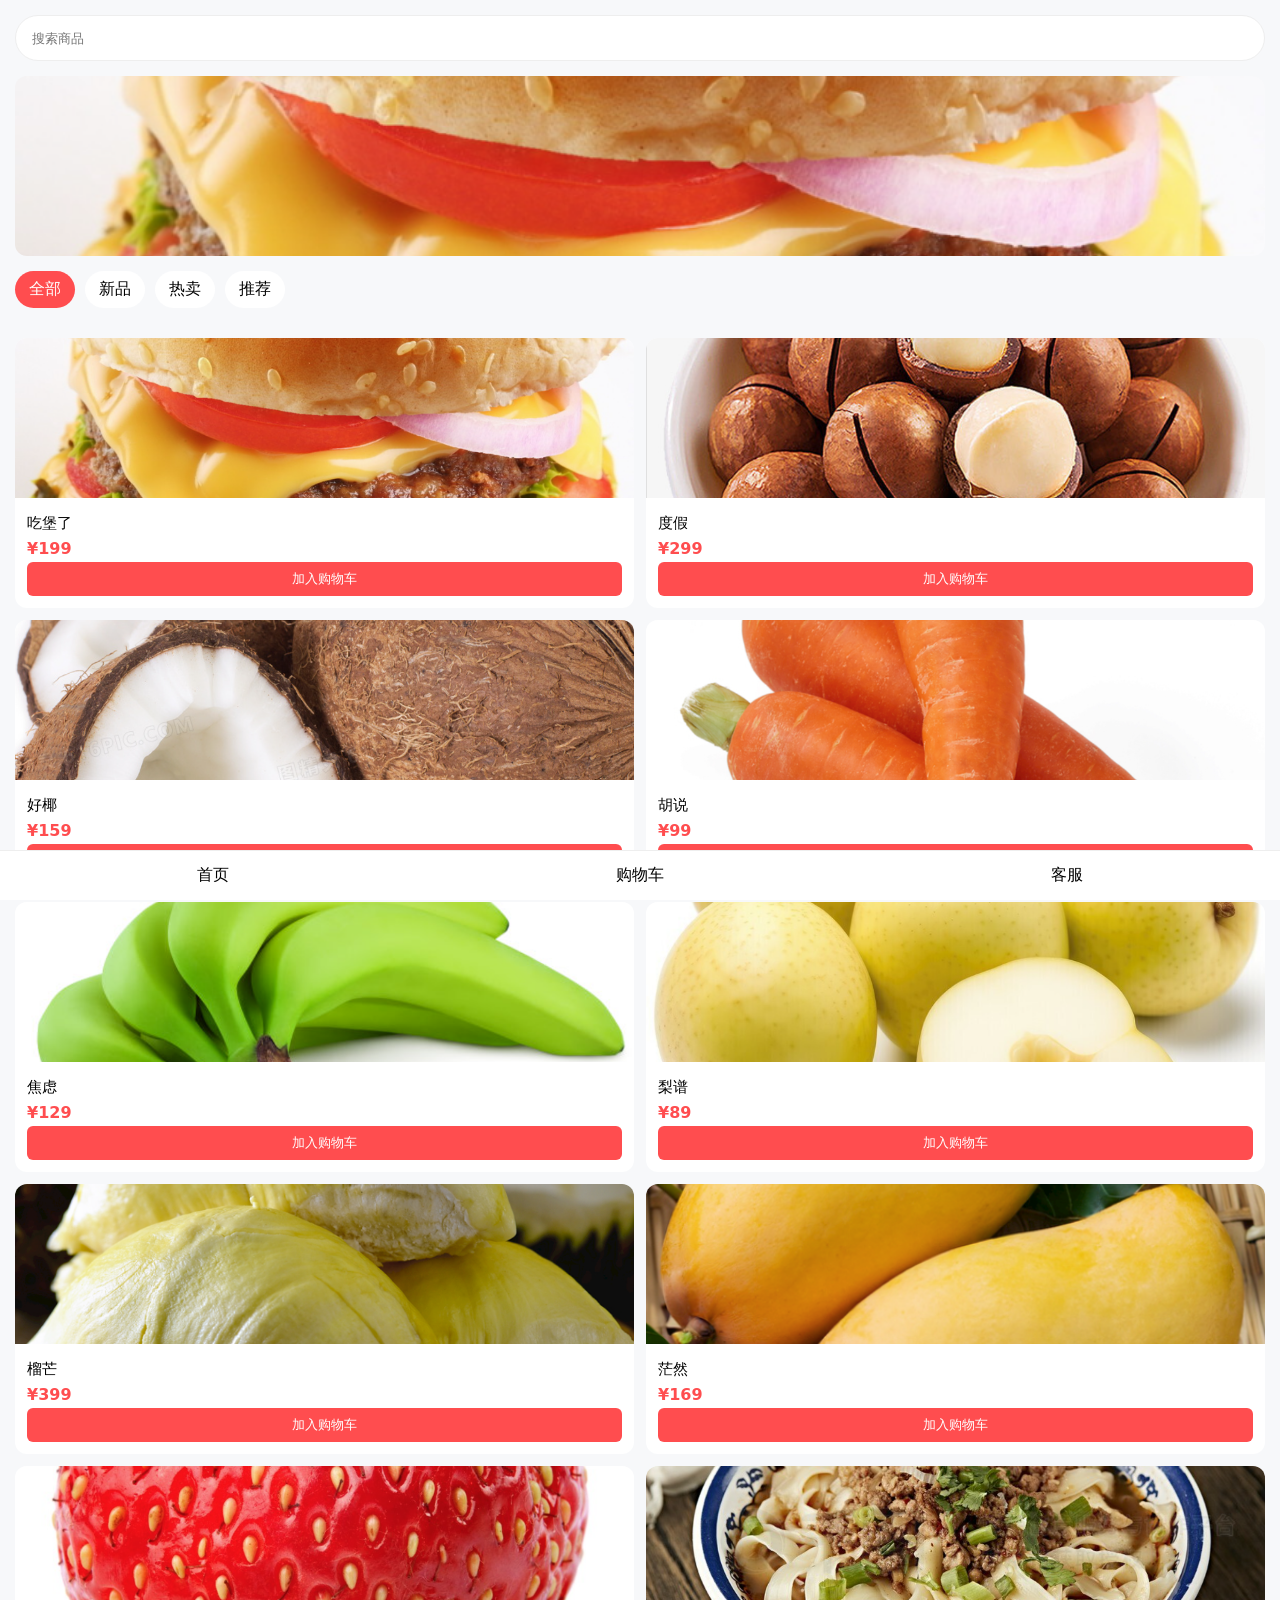
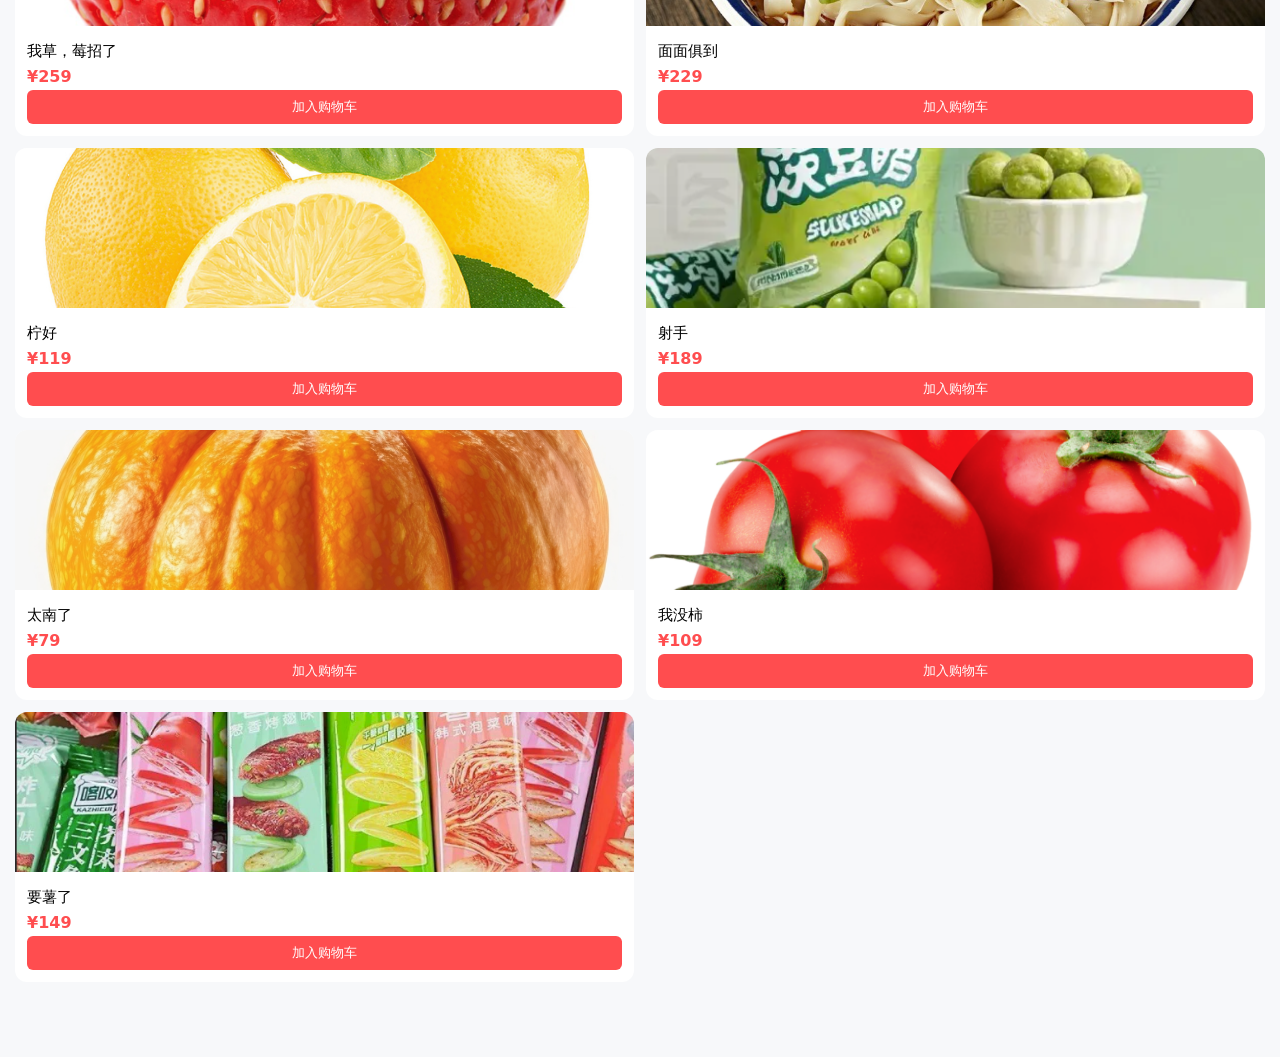
<file: index.html>
<!DOCTYPE html>
<html lang="zh-CN">
<head>
<meta charset="UTF-8">
<meta name="viewport" content="width=device-width, initial-scale=1.0">
<title>商城</title>
<style>
*{margin:0;padding:0;box-sizing:border-box;font-family:system-ui;}
body{background:#f7f8fa;padding-bottom:60px;}
.search{padding:15px;}
.search input{width:100%;height:46px;border-radius:23px;border:1px solid #eee;padding:0 16px;outline:none;}
.banner{height:180px;background:#ff4d4f;margin:0 15px;border-radius:12px;overflow:hidden;}
.banner img{width:100%;height:100%;object-fit:cover;}
.cate{display:flex;gap:10px;padding:15px;overflow-x:auto;}
.cate span{padding:8px 14px;background:#fff;border-radius:20px;white-space:nowrap;cursor:pointer;}
.cate span.active{background:#ff4d4f;color:#fff;}
.goods{display:grid;grid-template-columns:1fr 1fr;gap:12px;padding:15px;}
.item{background:#fff;border-radius:12px;overflow:hidden;}
.item img{width:100%;height:160px;object-fit:cover;}
.info{padding:12px;}
.name{font-size:15px;margin-bottom:6px;}
.price{color:#ff4d4f;font-size:16px;font-weight:bold;}
.btn{background:#ff4d4f;color:#fff;border:none;width:100%;padding:8px 0;border-radius:6px;margin-top:4px;}
.nav{position:fixed;bottom:0;left:0;right:0;background:#fff;display:flex;border-top:1px solid #eee;}
.nav span{flex:1;text-align:center;padding:14px 0;cursor:pointer;}
</style>
</head>

<body>
<div class="search">
<input id="searchInput" placeholder="搜索商品" oninput="searchGoods()">
</div>

<div class="banner">
<img src="images/吃堡了.png">
</div>

<div class="cate">
<span class="active" onclick="changeCate('all')">全部</span>
<span onclick="changeCate('新品')">新品</span>
<span onclick="changeCate('热卖')">热卖</span>
<span onclick="changeCate('推荐')">推荐</span>
</div>

<div class="goods" id="list"></div>

<div class="nav">
<span onclick="goHome()">首页</span>
<span onclick="goCart()">购物车</span>
<span onclick="goService()">客服</span>
</div>

<script src="script.js"></script>
<script>
let goods = [
  {id:1,name:"吃堡了",image:"images/吃堡了.png",price:199,desc:"吃了就饱了，治愈不开心！",type:"热卖"},
  {id:2,name:"度假",image:"images/度假.png",price:299,desc:"想去度假，不想上学",type:"新品"},
  {id:3,name:"好椰",image:"images/好椰.png",price:159,desc:"好耶！变成好椰！",type:"推荐"},
  {id:4,name:"胡说",image:"images/胡说.png",price:99,desc:"你在胡说什么？",type:"热卖"},
  {id:5,name:"焦虑",image:"images/焦虑.png",price:129,desc:"提前焦虑就是在吃屎",type:"新品"},
  {id:6,name:"梨谱",image:"images/梨谱.png",price:89,desc:"离离原上谱！",type:"推荐"},
  {id:7,name:"榴芒",image:"images/榴芒.png",price:399,desc:"你就是个流氓！",type:"热卖"},
  {id:8,name:"茫然",image:"images/茫然.png",price:169,desc:"我现在很茫然…",type:"新品"},
  {id:9,name:"我草，莓招了",image:"images/我草，莓招了.png",price:259,desc:"没招了！救救我",type:"推荐"},
  {id:10,name:"面面俱到",image:"images/面面俱到.png",price:229,desc:"面条都比你努力",type:"热卖"},
  {id:11,name:"柠好",image:"images/柠好.png",price:119,desc:"你好！柠好！",type:"新品"},
  {id:12,name:"射手",image:"images/射手.png",price:189,desc:"我是后羿",type:"推荐"},
  {id:13,name:"太南了",image:"images/太南了.png",price:79,desc:"太难了！我太南了",type:"热卖"},
  {id:14,name:"我没柿",image:"images/我没柿.png",price:109,desc:"没逝，真没柿！",type:"新品"},
  {id:15,name:"要薯了",image:"images/要薯了.png",price:149,desc:"薯薯我啊！",type:"推荐"}
];

let currentList = [...goods];

function render(){
  let list = document.getElementById('list');
  list.innerHTML = '';
  currentList.forEach(item=>{
    list.innerHTML += `
    <div class="item" onclick="goDetail(${item.id})">
      <img src="${item.image}">
      <div class="info">
        <div class="name">${item.name}</div>
        <div class="price">¥${item.price}</div>
        <button class="btn" onclick="addCart(${item.id},event)">加入购物车</button>
      </div>
    </div>`;
  });
}

function goDetail(id){
  let item = goods.find(i=>i.id==id);
  localStorage.setItem('detail',JSON.stringify(item));
  location.href='detail.html';
}

function addCart(id,e){
  e.stopPropagation();
  let item = goods.find(i=>i.id==id);
  let cart = JSON.parse(localStorage.getItem('cart')||'[]');
  cart.push(item);
  localStorage.setItem('cart',JSON.stringify(cart));
  alert('已加入购物车');
}

function searchGoods(){
  let key = document.getElementById('searchInput').value.toLowerCase();
  currentList = goods.filter(i=>i.name.toLowerCase().includes(key));
  render();
}

function changeCate(type){
  document.querySelectorAll('.cate span').forEach(s=>s.classList.remove('active'));
  event.target.classList.add('active');
  if(type=='all'){
    currentList=[...goods];
  }else{
    currentList=goods.filter(i=>i.type==type);
  }
  render();
}

render();
</script>
</body>
</html>
</file>
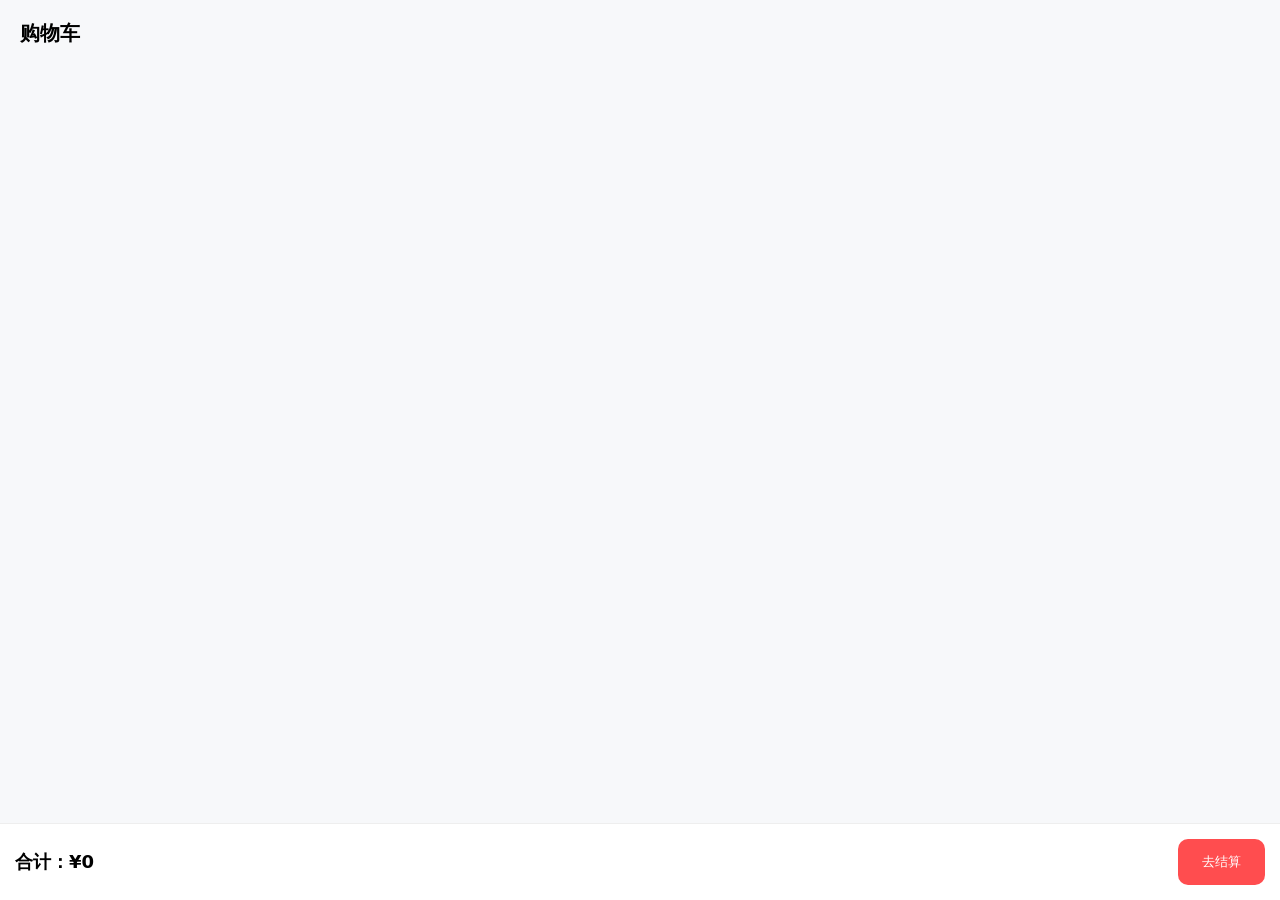
<file: cart.html>
<!DOCTYPE html>
<html lang="zh-CN">
<head>
<meta charset="UTF-8">
<meta name="viewport" content="width=device-width, initial-scale=1.0">
<title>购物车</title>
<style>
*{margin:0;padding:0;box-sizing:border-box;font-family:system-ui;}
body{background:#f7f8fa;padding-bottom:100px;}
.title{padding:20px;font-size:20px;font-weight:bold;}
.cart-item{display:flex;align-items:center;background:#fff;margin:10px;padding:12px;border-radius:10px;}
.cart-item img{width:80px;height:80px;border-radius:8px;margin-right:12px;object-fit:cover;}
.cart-info{flex:1;}
.cart-name{font-size:16px;margin-bottom:6px;}
.cart-price{color:#ff4d4f;font-size:18px;font-weight:bold;}
.del{color:#fff;background:#ff4d4f;border:none;padding:8px 12px;border-radius:6px;}
.total{position:fixed;bottom:0;left:0;right:0;background:#fff;padding:15px;display:flex;justify-content:space-between;align-items:center;border-top:1px solid #eee;}
.total-text{font-size:18px;font-weight:bold;}
.buy{background:#ff4d4f;color:#fff;border:none;padding:14px 24px;border-radius:10px;}
</style>
</head>

<body>
<div class="title">购物车</div>
<div id="cartList"></div>
<div class="total">
<div class="total-text">合计：¥<span id="total">0</span></div>
<button class="buy" onclick="toPay()">去结算</button>
</div>

<script>
function renderCart(){
  let cart = JSON.parse(localStorage.getItem('cart') || '[]');
  let list = document.getElementById('cartList');
  let total = 0;
  list.innerHTML = '';

  cart.forEach((item, index)=>{
    total += item.price;
    list.innerHTML += `
    <div class="cart-item">
      <img src="${item.image}">
      <div class="cart-info">
        <div class="cart-name">${item.name}</div>
        <div class="cart-price">¥${item.price}</div>
      </div>
      <button class="del" onclick="del(${index})">删除</button>
    </div>`;
  });

  document.getElementById('total').innerText = total;
}

function del(index){
  let cart = JSON.parse(localStorage.getItem('cart') || '[]');
  cart.splice(index, 1);
  localStorage.setItem('cart', JSON.stringify(cart));
  renderCart();
}

function toPay(){
  alert('结算成功！');
}

renderCart();
</script>
</body>
</html>
</file>
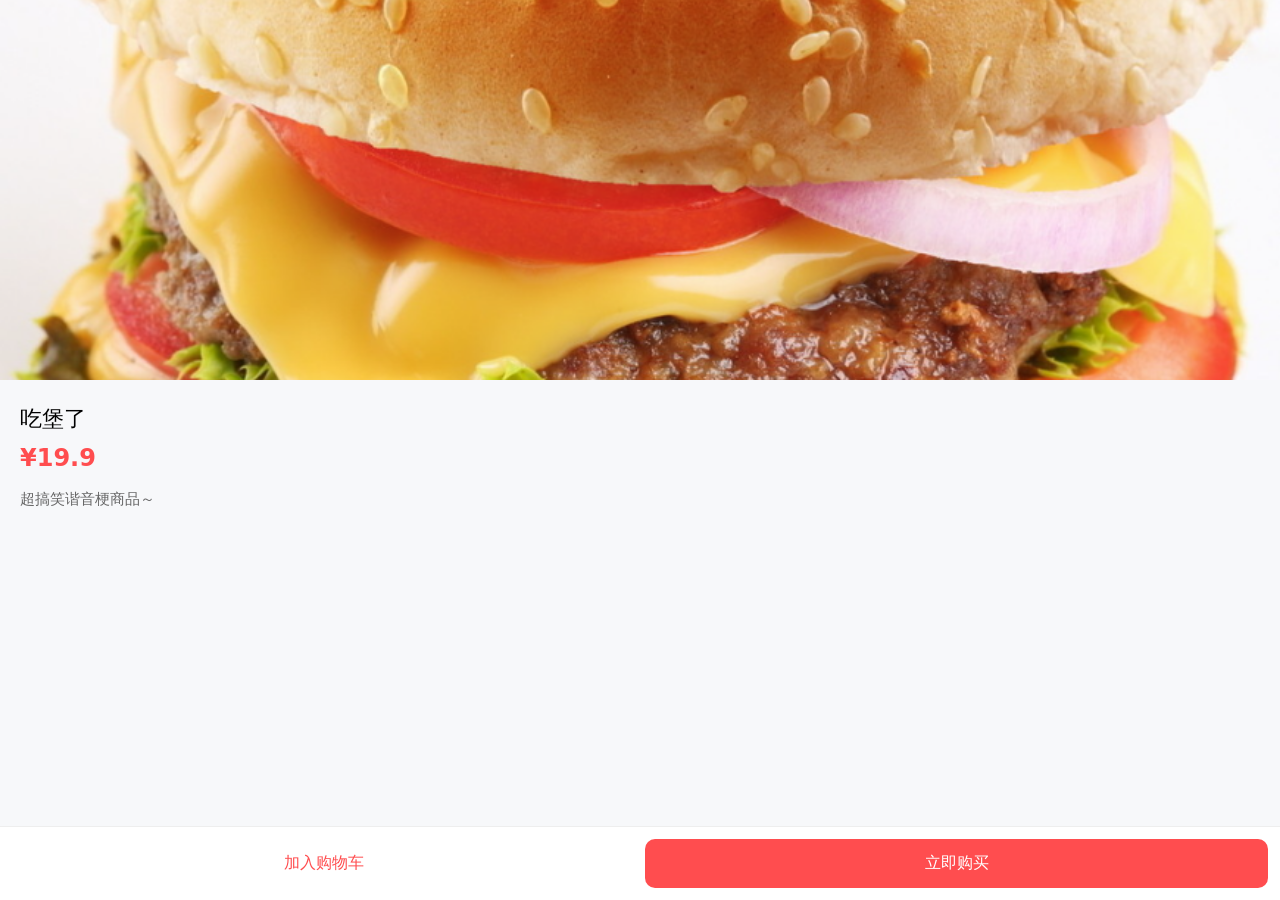
<file: detail.html>
<!DOCTYPE html>
<html lang="zh-CN">
<head>
<meta charset="UTF-8">
<meta name="viewport" content="width=device-width, initial-scale=1.0">
<title>商品详情</title>
<style>
*{margin:0;padding:0;box-sizing:border-box;font-family:system-ui;}
body{background:#f7f8fa;padding-bottom:80px;}
#goodImg{width:100%;height:380px;object-fit:cover;}
.info{padding:20px;}
.name{font-size:22px;margin-bottom:10px;}
.price{font-size:24px;color:#ff4d4f;font-weight:bold;margin-bottom:15px;}
.desc{font-size:15px;color:#666;line-height:1.6;margin-top:10px;}
.btns{position:fixed;bottom:0;left:0;right:0;background:#fff;display:flex;padding:12px;gap:10px;border-top:1px solid #eee;}
.btns button{flex:1;padding:14px 0;border-radius:10px;border:none;font-size:16px;}
.btn-cart{background:#fff;color:#ff4d4f;border:1px solid #ff4d4f;}
.btn-buy{background:#ff4d4f;color:#fff;}
</style>
</head>

<body>
<img id="goodImg">
<div class="info">
<div class="name" id="goodName"></div>
<div class="price" id="goodPrice"></div>
<div class="desc" id="goodDesc"></div>
</div>

<div class="btns">
<button class="btn-cart" onclick="addCart()">加入购物车</button>
<button class="btn-buy" onclick="buyNow()">立即购买</button>
</div>

<script>
let good = JSON.parse(localStorage.getItem('detail') || '{"name":"吃堡了","image":"images/吃堡了.png","price":19.9,"desc":"超搞笑谐音梗商品～"}');

document.getElementById('goodName').innerText = good.name;
document.getElementById('goodPrice').innerText = '¥' + good.price;
document.getElementById('goodImg').src = good.image;
document.getElementById('goodDesc').innerText = good.desc;

function addCart(){
  let cart = JSON.parse(localStorage.getItem('cart') || '[]');
  cart.push(good);
  localStorage.setItem('cart', JSON.stringify(cart));
  alert('已加入购物车');
}

function buyNow(){
  alert('确认购买：' + good.name + '，价格：¥' + good.price);
}
</script>
</body>
</html>
</file>
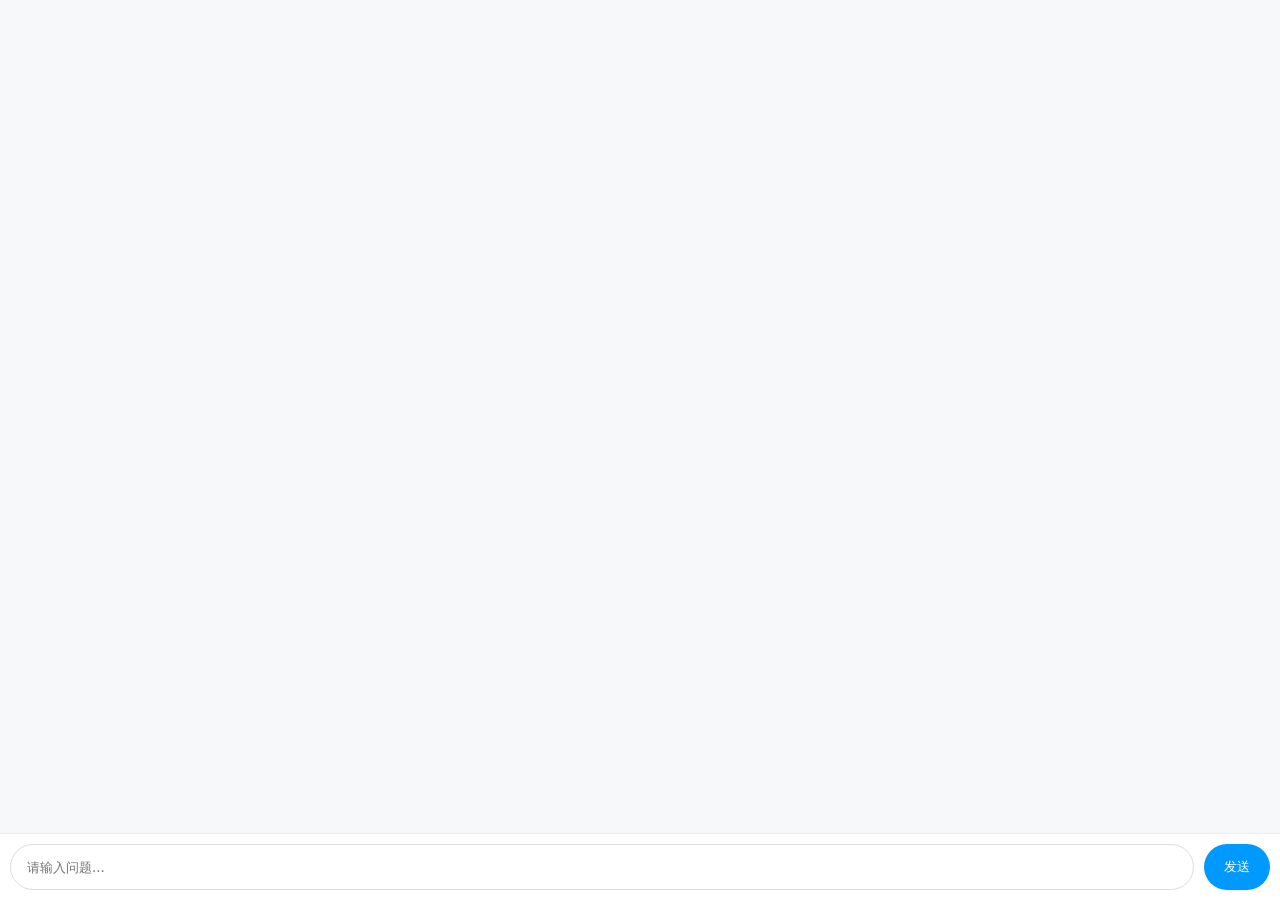
<file: service.html>
<!DOCTYPE html>
<html lang="zh-CN">
<head>
<meta charset="UTF-8">
<meta name="viewport" content="width=device-width, initial-scale=1.0, user-scalable=no">
<title>AI客服</title>
<style>
*{margin:0;padding:0;box-sizing:border-box;font-family:system-ui;}
body{background:#f7f8fa;}
.chat{height:80vh;overflow-y:auto;padding:20px;}
.msg{max-width:75%;margin-bottom:14px;padding:12px 16px;border-radius:18px;line-height:1.5;}
.user{background:#0099ff;color:#fff;margin-left:auto;}
.ai{background:#fff;color:#333;}
.input-box{position:fixed;bottom:0;left:0;right:0;background:#fff;display:flex;padding:10px;gap:10px;border-top:1px solid #eee;}
input{flex:1;height:46px;border-radius:23px;border:1px solid #ddd;padding:0 16px;outline:none;}
button{padding:0 20px;background:#0099ff;color:#fff;border:none;border-radius:23px;cursor:pointer;}
</style>
</head>

<body>
<div class="chat" id="chat"></div>
<div class="input-box">
<input id="msg" placeholder="请输入问题...">
<button onclick="send()">发送</button>
</div>

<script>
async function send(){
  let msg = document.getElementById('msg').value.trim();
  if(!msg) return;
  let chat = document.getElementById('chat');

  chat.innerHTML += `<div class="msg user">${msg}</div>`;
  document.getElementById('msg').value = '';
  chat.scrollTop = chat.scrollHeight;

  try{
    let res = await fetch('https://api.deepseek.com/chat/completions',{
      method:'POST',
      headers:{
        'Content-Type':'application/json',
        'Authorization':'Bearer sk-c203e7d3018a40ca87112908019da25a'
      },
      body:JSON.stringify({
        model:'deepseek-chat',
        messages:[{role:'user',content:msg}]
      })
    });
    let data = await res.json();
    let ai = data.choices[0].message.content;
    chat.innerHTML += `<div class="msg ai">${ai}</div>`;
  }catch(e){
    chat.innerHTML += `<div class="msg ai">服务繁忙，请稍后再试</div>`;
  }
  chat.scrollTop = chat.scrollHeight;
}
</script>
</body>
</html>
</file>
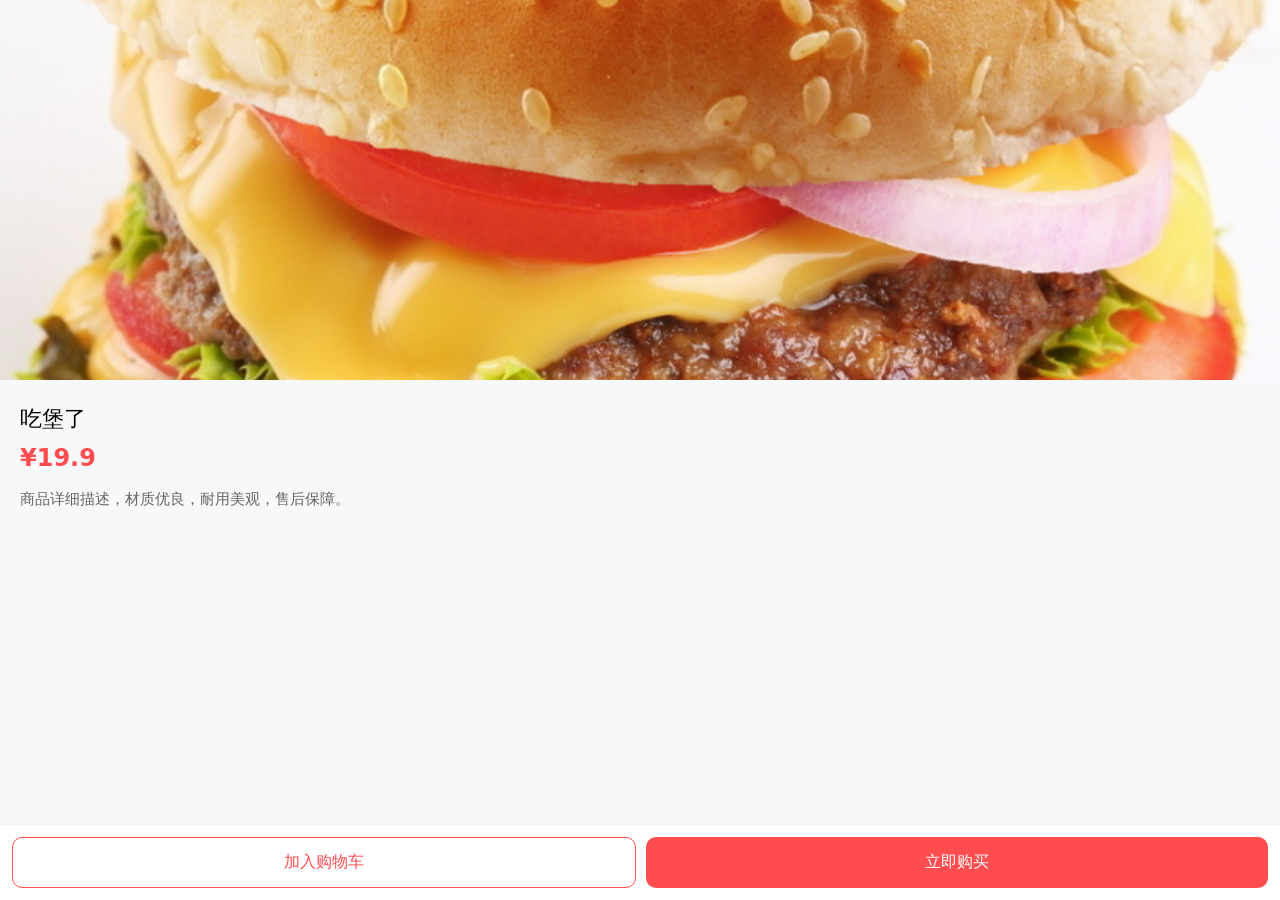
<file: 商品详情页detail.html>
<!DOCTYPE html>
<html lang="zh-CN">
<head>
<meta charset="UTF-8">
<meta name="viewport" content="width=device-width, initial-scale=1.0">
<title>商品详情</title>
<style>
*{margin:0;padding:0;box-sizing:border-box;font-family:system-ui;}
body{background:#f7f8fa;padding-bottom:80px;}
img{width:100%;height:380px;object-fit:cover;}
.info{padding:20px;}
.name{font-size:22px;margin-bottom:10px;}
.price{font-size:24px;color:#ff4d4f;font-weight:bold;margin-bottom:15px;}
.desc{font-size:15px;color:#666;line-height:1.6;}
.btns{position:fixed;bottom:0;left:0;right:0;background:#fff;display:flex;padding:12px;gap:10px;border-top:1px solid #eee;}
.btns button{flex:1;padding:14px 0;border-radius:10px;border:none;font-size:16px;}
.btn-cart{background:#fff;color:#ff4d4f;border:1px solid #ff4d4f !important;}
.btn-buy{background:#ff4d4f;color:#fff;}
</style>
</head>

<body>
<img id="goodImg">
<div class="info">
<div class="name" id="goodName"></div>
<div class="price" id="goodPrice"></div>
<div class="desc" id="goodDesc">商品详细描述，材质优良，耐用美观，售后保障。</div>
</div>

<div class="btns">
<button class="btn-cart" onclick="addCart()">加入购物车</button>
<button class="btn-buy" onclick="buyNow()">立即购买</button>
</div>

<script>
// 获取商品数据
let good = JSON.parse(localStorage.getItem('detail') || 
  '{"name":"吃堡了","image":"images/吃堡了.png","price":19.9,"desc":"趣味谐音梗商品，治愈你的小情绪！"}');
document.getElementById('goodName').innerText = good.name
document.getElementById('goodPrice').innerText = '¥' + good.price
document.getElementById('goodImg').src = good.image

// 加入购物车
function addCart(){
  let cart = JSON.parse(localStorage.getItem('cart')) || []
  cart.push(good)
  localStorage.setItem('cart', JSON.stringify(cart))
  alert('已加入购物车')
}

// 立即购买
function buyNow(){
  alert('确认购买：' + good.name + '，¥' + good.price)
}
</script>
</body>
</html>
</file>
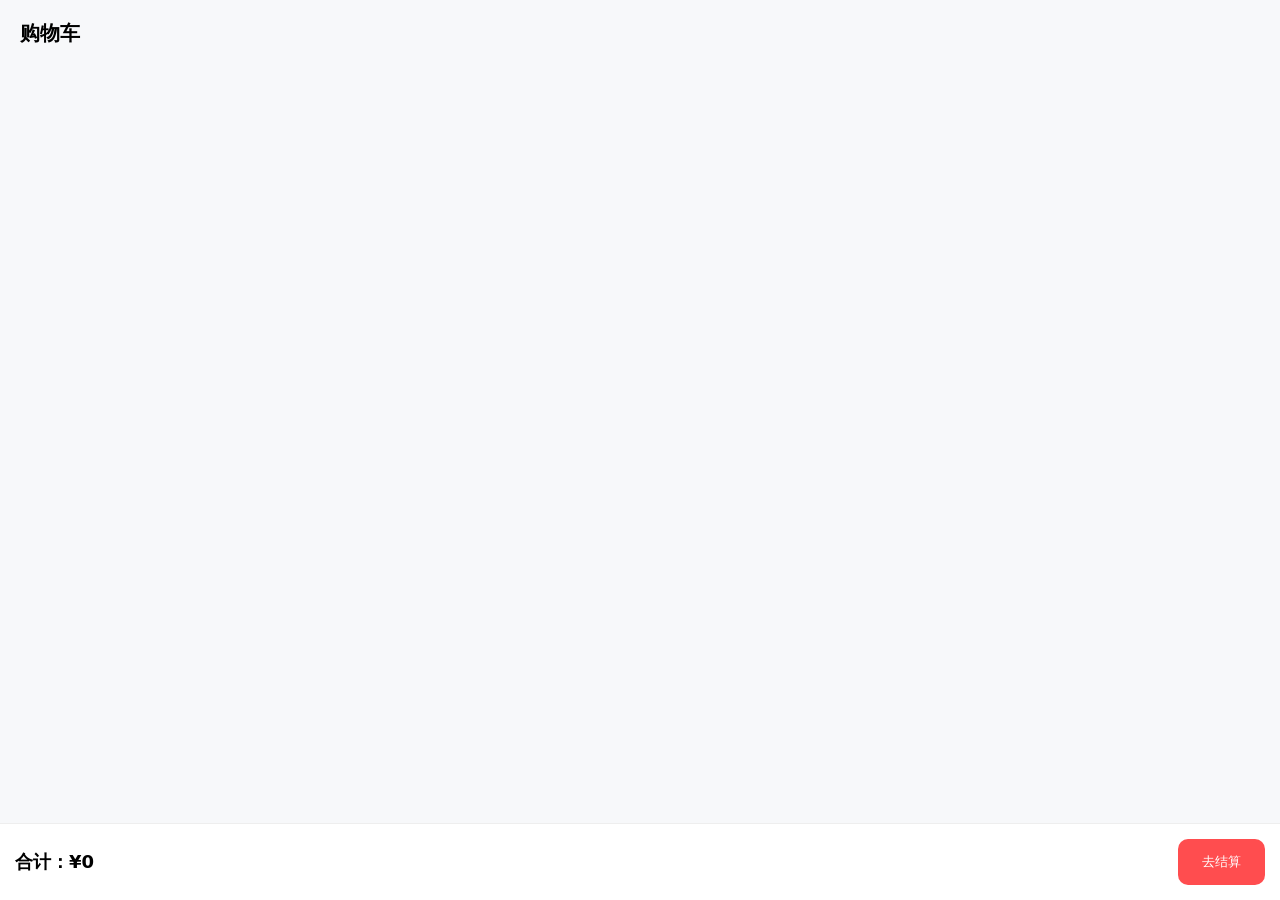
<file: 购物车cart.html>
<!DOCTYPE html>
<html lang="zh-CN">
<head>
<meta charset="UTF-8">
<meta name="viewport" content="width=device-width, initial-scale=1.0">
<title>购物车</title>
<style>
*{margin:0;padding:0;box-sizing:border-box;font-family:system-ui;}
body{background:#f7f8fa;padding-bottom:100px;}
.title{padding:20px;font-size:20px;font-weight:bold;}
.cart-item{display:flex;align-items:center;background:#fff;margin:10px;padding:12px;border-radius:10px;}
.cart-item img{width:80px;height:80px;border-radius:8px;margin-right:12px;object-fit:cover;}
.cart-info{flex:1;}
.cart-name{font-size:16px;margin-bottom:6px;}
.cart-price{color:#ff4d4f;font-size:18px;font-weight:bold;}
.del{color:#fff;background:#ff4d4f;border:none;padding:8px 12px;border-radius:6px;}
.total{position:fixed;bottom:0;left:0;right:0;background:#fff;padding:15px;display:flex;justify-content:space-between;align-items:center;border-top:1px solid #eee;}
.total-text{font-size:18px;font-weight:bold;}
.buy{background:#ff4d4f;color:#fff;border:none;padding:14px 24px;border-radius:10px;}
</style>
</head>

<body>
<div class="title">购物车</div>
<div id="cartList"></div>
<div class="total">
<div class="total-text">合计：¥<span id="total">0</span></div>
<button class="buy" onclick="toPay()">去结算</button>
</div>

<script>
function renderCart(){
  let cart = JSON.parse(localStorage.getItem('cart') || '[]');
  let list = document.getElementById('cartList');
  let total = 0;
  list.innerHTML = '';

  cart.forEach((item, index)=>{
    total += item.price;
    list.innerHTML += `
    <div class="cart-item">
      <img src="${item.image}">
      <div class="cart-info">
        <div class="cart-name">${item.name}</div>
        <div class="cart-price">¥${item.price}</div>
      </div>
      <button class="del" onclick="del(${index})">删除</button>
    </div>`;
  });

  document.getElementById('total').innerText = total;
}

function del(index){
  let cart = JSON.parse(localStorage.getItem('cart') || '[]');
  cart.splice(index, 1);
  localStorage.setItem('cart', JSON.stringify(cart));
  renderCart();
}

function toPay(){
  alert('结算成功！');
}

renderCart();
</script>
</body>
</html>
</file>
